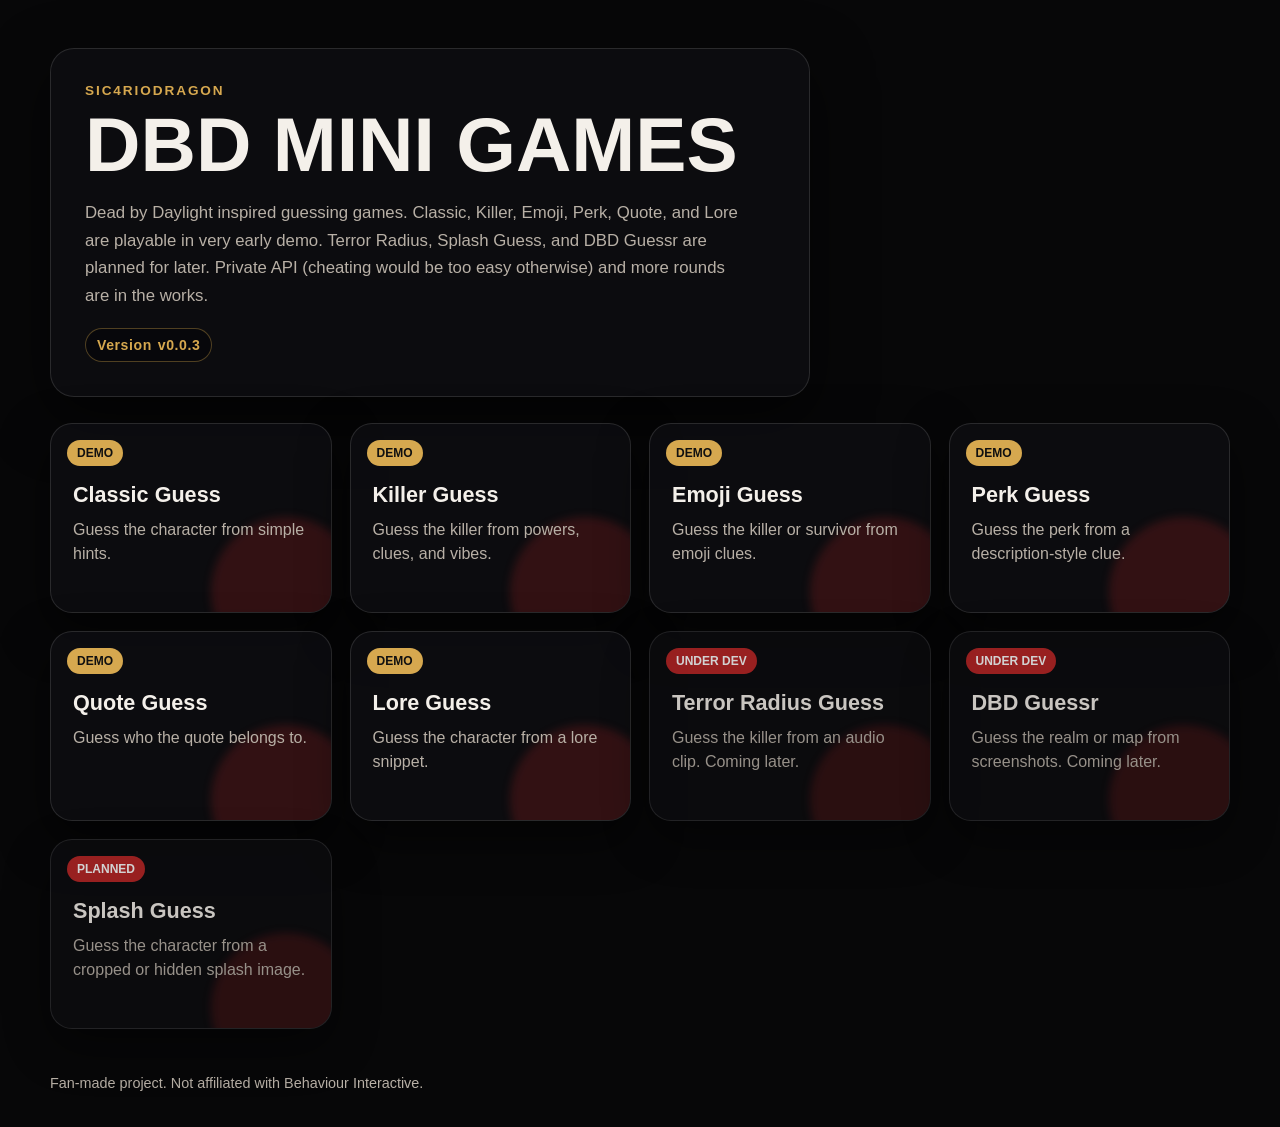
<file: index.html>
<!doctype html>
<html lang="en">
<head>
  <meta charset="UTF-8" />
  <meta name="viewport" content="width=device-width, initial-scale=1.0" />
  <title>DBD Mini Games</title>
  <link rel="stylesheet" href="assets/css/style.css" />
  <link rel="icon" type="image/png" href="https://sic4riodragon.uk/assets/SicarioDragon.png" />
  <link rel="apple-touch-icon" href="https://sic4riodragon.uk/assets/SicarioDragon.png" />
</head>
<body>
  <main class="page-shell">
    <section class="hero">
      <p class="eyebrow">Sic4rioDragon</p>
      <h1>DBD Mini Games</h1>
      <p class="hero-text">
        Dead by Daylight inspired guessing games. Classic, Killer, Emoji, Perk, Quote, and Lore are playable in very early demo.
        Terror Radius, Splash Guess, and DBD Guessr are planned for later.
        Private API (cheating would be too easy otherwise) and more rounds are in the works.
      </p>
      <p class="version-line">
        Version <span id="siteVersion">loading...</span>
      </p>
    </section>

    <section class="game-grid">
      <a class="game-card" href="games/classic/">
        <span class="tag playable">Demo</span>
        <h2>Classic Guess</h2>
        <p>Guess the character from simple hints.</p>
      </a>

      <a class="game-card" href="games/killer/">
        <span class="tag playable">Demo</span>
        <h2>Killer Guess</h2>
        <p>Guess the killer from powers, clues, and vibes.</p>
      </a>

      <a class="game-card" href="games/emoji/">
        <span class="tag playable">Demo</span>
        <h2>Emoji Guess</h2>
        <p>Guess the killer or survivor from emoji clues.</p>
      </a>

      <a class="game-card" href="games/perk/">
        <span class="tag playable">Demo</span>
        <h2>Perk Guess</h2>
        <p>Guess the perk from a description-style clue.</p>
      </a>

      <a class="game-card" href="games/quote/">
        <span class="tag playable">Demo</span>
        <h2>Quote Guess</h2>
        <p>Guess who the quote belongs to.</p>
      </a>

      <a class="game-card" href="games/lore/">
        <span class="tag playable">Demo</span>
        <h2>Lore Guess</h2>
        <p>Guess the character from a lore snippet.</p>
      </a>

      <a class="game-card disabled-card" href="games/terror/">
        <span class="tag dev">Under Dev</span>
        <h2>Terror Radius Guess</h2>
        <p>Guess the killer from an audio clip. Coming later.</p>
      </a>

      <a class="game-card disabled-card" href="games/guessr/">
        <span class="tag dev">Under Dev</span>
        <h2>DBD Guessr</h2>
        <p>Guess the realm or map from screenshots. Coming later.</p>
      </a>

      <a class="game-card disabled-card" href="#">
        <span class="tag dev">Planned</span>
        <h2>Splash Guess</h2>
        <p>Guess the character from a cropped or hidden splash image.</p>
      </a>
    </section>
  </main>

    <footer class="site-footer">
    <span>Fan-made project. Not affiliated with Behaviour Interactive.</span>
  </footer>

  <script src="assets/js/app.js"></script>
</body>
</html>
</file>
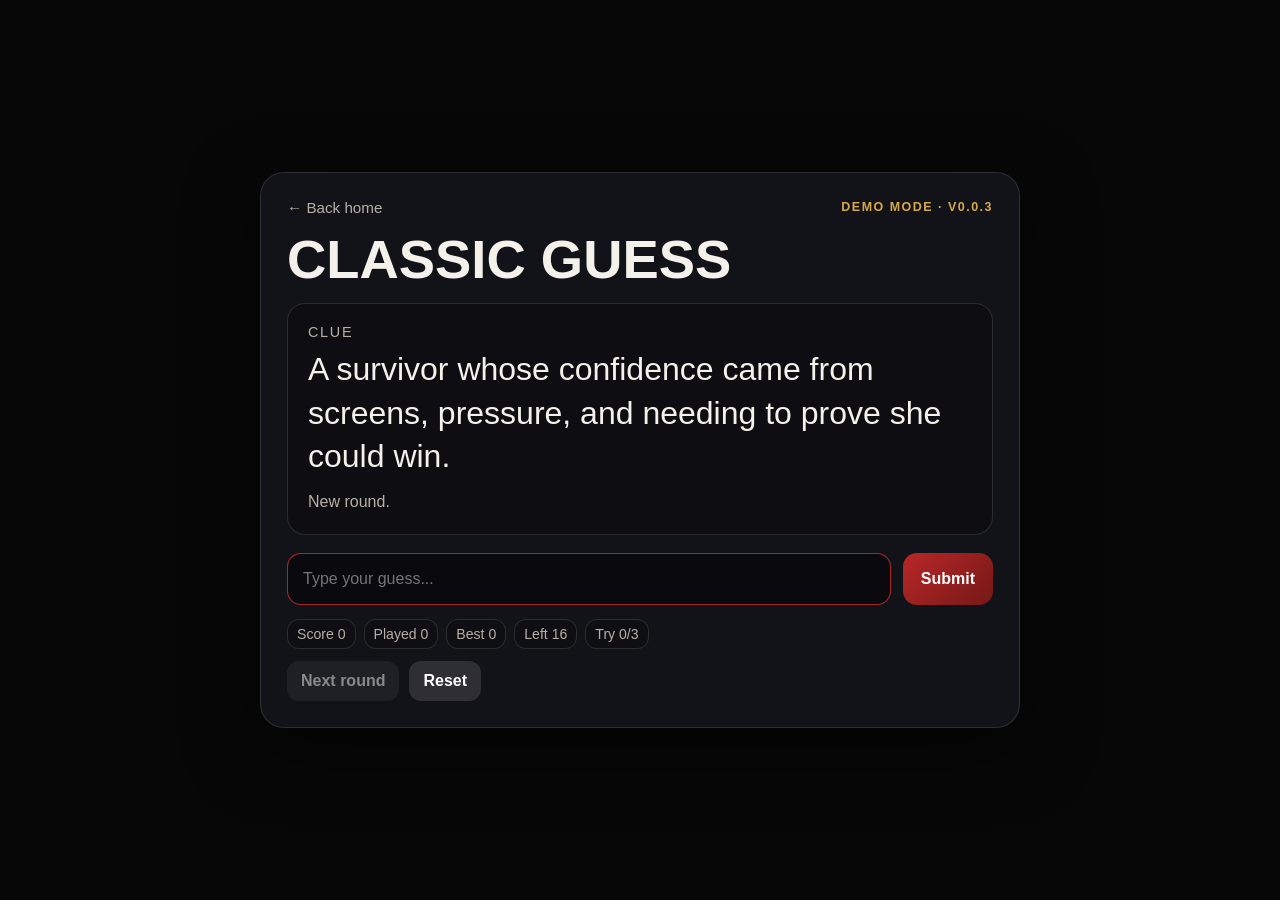
<file: games/classic/index.html>
<!doctype html>
<html lang="en">
<head>
  <meta charset="UTF-8" />
  <meta name="viewport" content="width=device-width, initial-scale=1.0" />
  <title>DBD Mini Games</title>
  <link rel="icon" type="image/png" href="https://sic4riodragon.uk/assets/SicarioDragon.png" />
  <link rel="apple-touch-icon" href="https://sic4riodragon.uk/assets/SicarioDragon.png" />
  <link rel="stylesheet" href="../../assets/css/style.css" />
</head>
<body>
<main
  class="game-page"
  data-game-mode="classic"
  data-rounds-path="../../assets/data/rounds/classic.json"
  data-killers-path="https://deadbydaylight.sic4riodragon.uk/killers.json"
  data-survivors-path="https://deadbydaylight.sic4riodragon.uk/survivors.json"
  data-dbd-assets-base="https://deadbydaylight.sic4riodragon.uk/"
>
    <section class="play-panel compact-panel">
      <div class="top-row">
        <a class="back-link" href="../../">← Back home</a>
        <span class="mode-label">Demo Mode · <span id="siteVersion">v0.0.1</span></span>
      </div>

      <h1 id="modeTitle">Loading...</h1>

      <div class="clue-box compact-clue">
        <p class="clue-title">Clue</p>
        <p class="clue-text" id="clueText">Loading...</p>
        <p class="helper-text" id="helperText"></p>
      </div>

      <div class="answer-row">
        <input class="answer-input" id="answerInput" placeholder="Type your guess..." autocomplete="off" />
        <button id="submitBtn">Submit</button>
      </div>

      <div class="result-box" id="result"></div>

      <div class="score-row compact-score">
        <span class="score-pill" id="scoreText">Score 0</span>
        <span class="score-pill" id="playedText">Played 0</span>
        <span class="score-pill" id="bestText">Best 0</span>
        <span class="score-pill" id="leftText">Left 0</span>
        <span class="score-pill" id="triesText">Try 0/3</span>
      </div>

      <div class="action-row">
        <button class="secondary-btn" id="nextBtn">Next round</button>
        <button class="secondary-btn" id="resetBtn">Reset</button>
      </div>
    </section>
  </main>

  <script src="../../assets/js/app.js"></script>
</body>
</html>
</file>
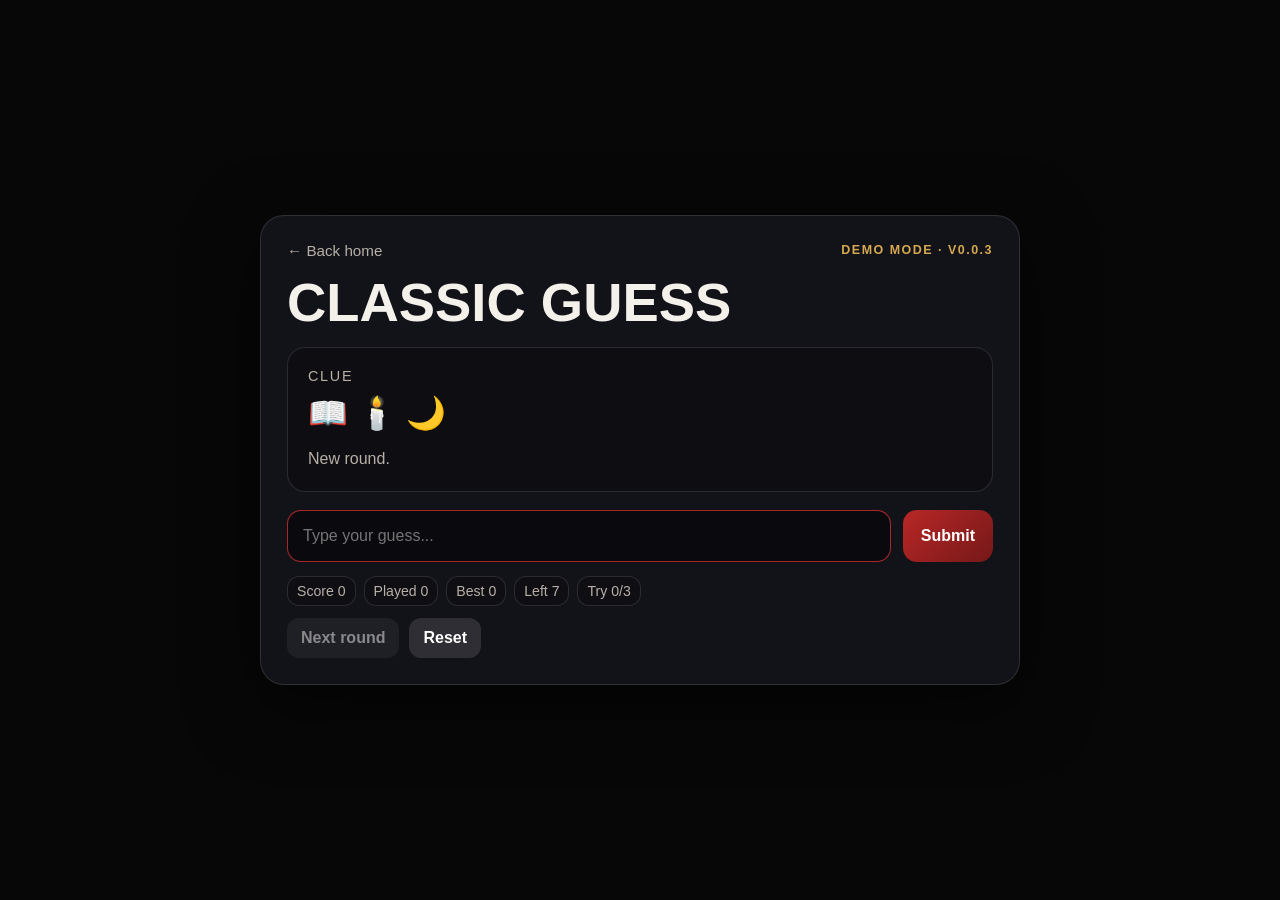
<file: games/emoji/index.html>
<!doctype html>
<html lang="en">
<head>
  <meta charset="UTF-8" />
  <meta name="viewport" content="width=device-width, initial-scale=1.0" />
  <title>DBD Mini Games</title>
  <link rel="icon" type="image/png" href="https://sic4riodragon.uk/assets/SicarioDragon.png" />
  <link rel="apple-touch-icon" href="https://sic4riodragon.uk/assets/SicarioDragon.png" />
  <link rel="stylesheet" href="../../assets/css/style.css" />
</head>
<body>
<main
  class="game-page"
  data-game-mode="classic"
  data-rounds-path="../../assets/data/rounds/emoji.json"
  data-killers-path="https://deadbydaylight.sic4riodragon.uk/killers.json"
  data-survivors-path="https://deadbydaylight.sic4riodragon.uk/survivors.json"
  data-dbd-assets-base="https://deadbydaylight.sic4riodragon.uk/"
>
    <section class="play-panel compact-panel">
      <div class="top-row">
        <a class="back-link" href="../../">← Back home</a>
        <span class="mode-label">Demo Mode · <span id="siteVersion">v0.0.1</span></span>
      </div>

      <h1 id="modeTitle">Loading...</h1>

      <div class="clue-box compact-clue">
        <p class="clue-title">Clue</p>
        <p class="clue-text" id="clueText">Loading...</p>
        <p class="helper-text" id="helperText"></p>
      </div>

      <div class="answer-row">
        <input class="answer-input" id="answerInput" placeholder="Type your guess..." autocomplete="off" />
        <button id="submitBtn">Submit</button>
      </div>

      <div class="result-box" id="result"></div>

      <div class="score-row compact-score">
        <span class="score-pill" id="scoreText">Score 0</span>
        <span class="score-pill" id="playedText">Played 0</span>
        <span class="score-pill" id="bestText">Best 0</span>
        <span class="score-pill" id="leftText">Left 0</span>
        <span class="score-pill" id="triesText">Try 0/3</span>
      </div>

      <div class="action-row">
        <button class="secondary-btn" id="nextBtn">Next round</button>
        <button class="secondary-btn" id="resetBtn">Reset</button>
      </div>
    </section>
  </main>

  <script src="../../assets/js/app.js"></script>
</body>
</html>
</file>
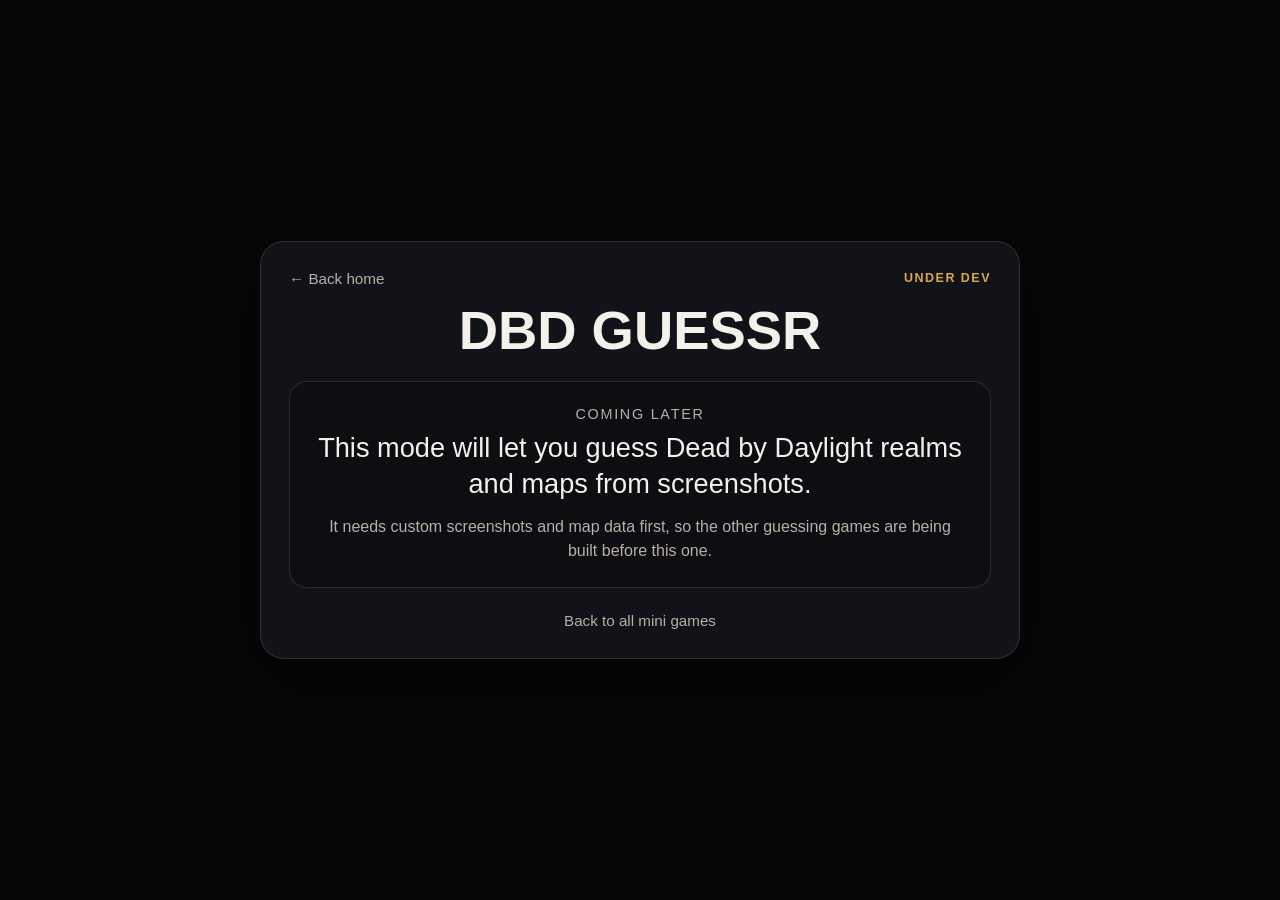
<file: games/guessr/index.html>
<!doctype html>
<html lang="en">
<head>
  <meta charset="UTF-8" />
  <meta name="viewport" content="width=device-width, initial-scale=1.0" />
  <title>DBD Guessr - DBD Mini Games</title>
  <link rel="stylesheet" href="../../assets/css/style.css" />
  <link rel="icon" type="image/png" href="https://sic4riodragon.uk/assets/SicarioDragon.png" />
  <link rel="apple-touch-icon" href="https://sic4riodragon.uk/assets/SicarioDragon.png" />
</head>
<body>
  <main class="game-page">
    <section class="play-panel under-dev">
      <div class="top-row">
        <a class="back-link" href="../../">← Back home</a>
        <span class="mode-label">Under Dev</span>
      </div>

      <h1>DBD Guessr</h1>

      <div class="clue-box">
        <p class="clue-title">Coming later</p>
        <p class="clue-text">
          This mode will let you guess Dead by Daylight realms and maps from screenshots.
        </p>
        <p class="helper-text">
          It needs custom screenshots and map data first, so the other guessing games are being built before this one.
        </p>
      </div>

      <a class="back-link" href="../../">Back to all mini games</a>
    </section>
  </main>
</body>
</html>
</file>
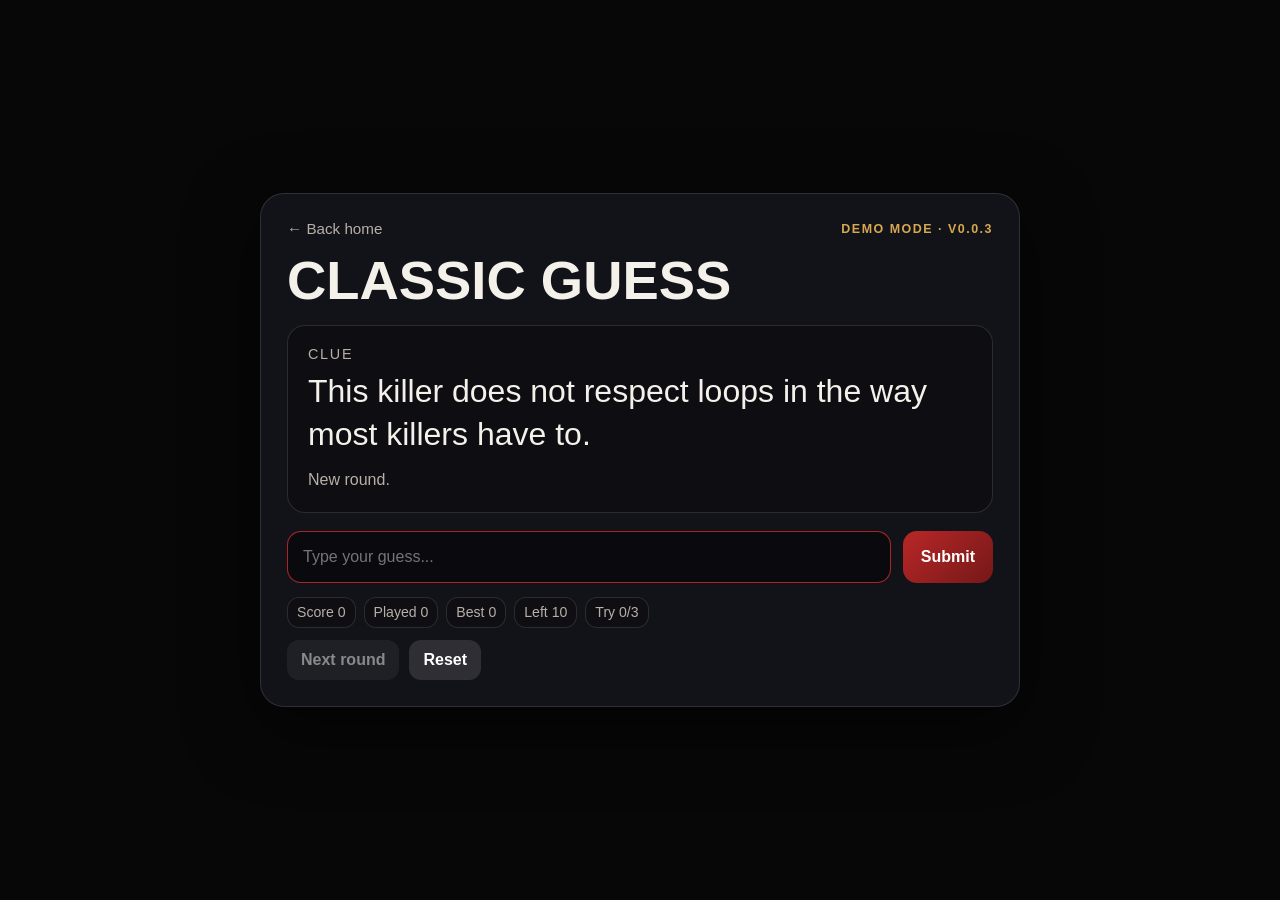
<file: games/killer/index.html>
<!doctype html>
<html lang="en">
<head>
  <meta charset="UTF-8" />
  <meta name="viewport" content="width=device-width, initial-scale=1.0" />
  <title>DBD Mini Games</title>
  <link rel="icon" type="image/png" href="https://sic4riodragon.uk/assets/SicarioDragon.png" />
  <link rel="apple-touch-icon" href="https://sic4riodragon.uk/assets/SicarioDragon.png" />
  <link rel="stylesheet" href="../../assets/css/style.css" />
</head>
<body>
<main
  class="game-page"
  data-game-mode="classic"
  data-rounds-path="../../assets/data/rounds/killer.json"
  data-killers-path="https://deadbydaylight.sic4riodragon.uk/killers.json"
  data-survivors-path="https://deadbydaylight.sic4riodragon.uk/survivors.json"
  data-dbd-assets-base="https://deadbydaylight.sic4riodragon.uk/"
>
    <section class="play-panel compact-panel">
      <div class="top-row">
        <a class="back-link" href="../../">← Back home</a>
        <span class="mode-label">Demo Mode · <span id="siteVersion">v0.0.1</span></span>
      </div>

      <h1 id="modeTitle">Loading...</h1>

      <div class="clue-box compact-clue">
        <p class="clue-title">Clue</p>
        <p class="clue-text" id="clueText">Loading...</p>
        <p class="helper-text" id="helperText"></p>
      </div>

      <div class="answer-row">
        <input class="answer-input" id="answerInput" placeholder="Type your guess..." autocomplete="off" />
        <button id="submitBtn">Submit</button>
      </div>

      <div class="result-box" id="result"></div>

      <div class="score-row compact-score">
        <span class="score-pill" id="scoreText">Score 0</span>
        <span class="score-pill" id="playedText">Played 0</span>
        <span class="score-pill" id="bestText">Best 0</span>
        <span class="score-pill" id="leftText">Left 0</span>
        <span class="score-pill" id="triesText">Try 0/3</span>
      </div>

      <div class="action-row">
        <button class="secondary-btn" id="nextBtn">Next round</button>
        <button class="secondary-btn" id="resetBtn">Reset</button>
      </div>
    </section>
  </main>

  <script src="../../assets/js/app.js"></script>
</body>
</html>
</file>
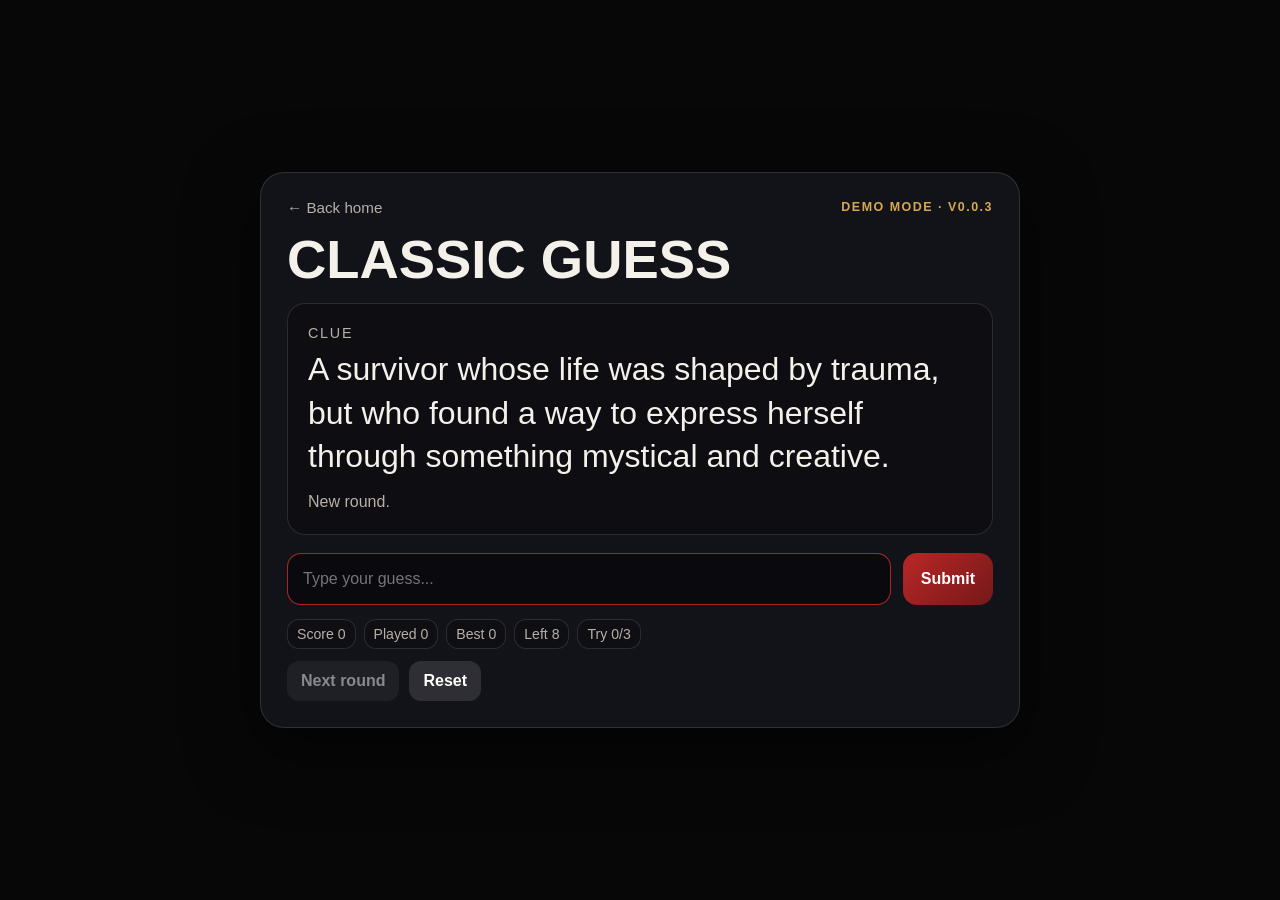
<file: games/lore/index.html>
<!doctype html>
<html lang="en">
<head>
  <meta charset="UTF-8" />
  <meta name="viewport" content="width=device-width, initial-scale=1.0" />
  <title>DBD Mini Games</title>
  <link rel="icon" type="image/png" href="https://sic4riodragon.uk/assets/SicarioDragon.png" />
  <link rel="apple-touch-icon" href="https://sic4riodragon.uk/assets/SicarioDragon.png" />
  <link rel="stylesheet" href="../../assets/css/style.css" />
</head>
<body>
<main
  class="game-page"
  data-game-mode="classic"
  data-rounds-path="../../assets/data/rounds/lore.json"
  data-killers-path="https://deadbydaylight.sic4riodragon.uk/killers.json"
  data-survivors-path="https://deadbydaylight.sic4riodragon.uk/survivors.json"
  data-dbd-assets-base="https://deadbydaylight.sic4riodragon.uk/"
>
    <section class="play-panel compact-panel">
      <div class="top-row">
        <a class="back-link" href="../../">← Back home</a>
        <span class="mode-label">Demo Mode · <span id="siteVersion">v0.0.1</span></span>
      </div>

      <h1 id="modeTitle">Loading...</h1>

      <div class="clue-box compact-clue">
        <p class="clue-title">Clue</p>
        <p class="clue-text" id="clueText">Loading...</p>
        <p class="helper-text" id="helperText"></p>
      </div>

      <div class="answer-row">
        <input class="answer-input" id="answerInput" placeholder="Type your guess..." autocomplete="off" />
        <button id="submitBtn">Submit</button>
      </div>

      <div class="result-box" id="result"></div>

      <div class="score-row compact-score">
        <span class="score-pill" id="scoreText">Score 0</span>
        <span class="score-pill" id="playedText">Played 0</span>
        <span class="score-pill" id="bestText">Best 0</span>
        <span class="score-pill" id="leftText">Left 0</span>
        <span class="score-pill" id="triesText">Try 0/3</span>
      </div>

      <div class="action-row">
        <button class="secondary-btn" id="nextBtn">Next round</button>
        <button class="secondary-btn" id="resetBtn">Reset</button>
      </div>
    </section>
  </main>

  <script src="../../assets/js/app.js"></script>
</body>
</html>
</file>
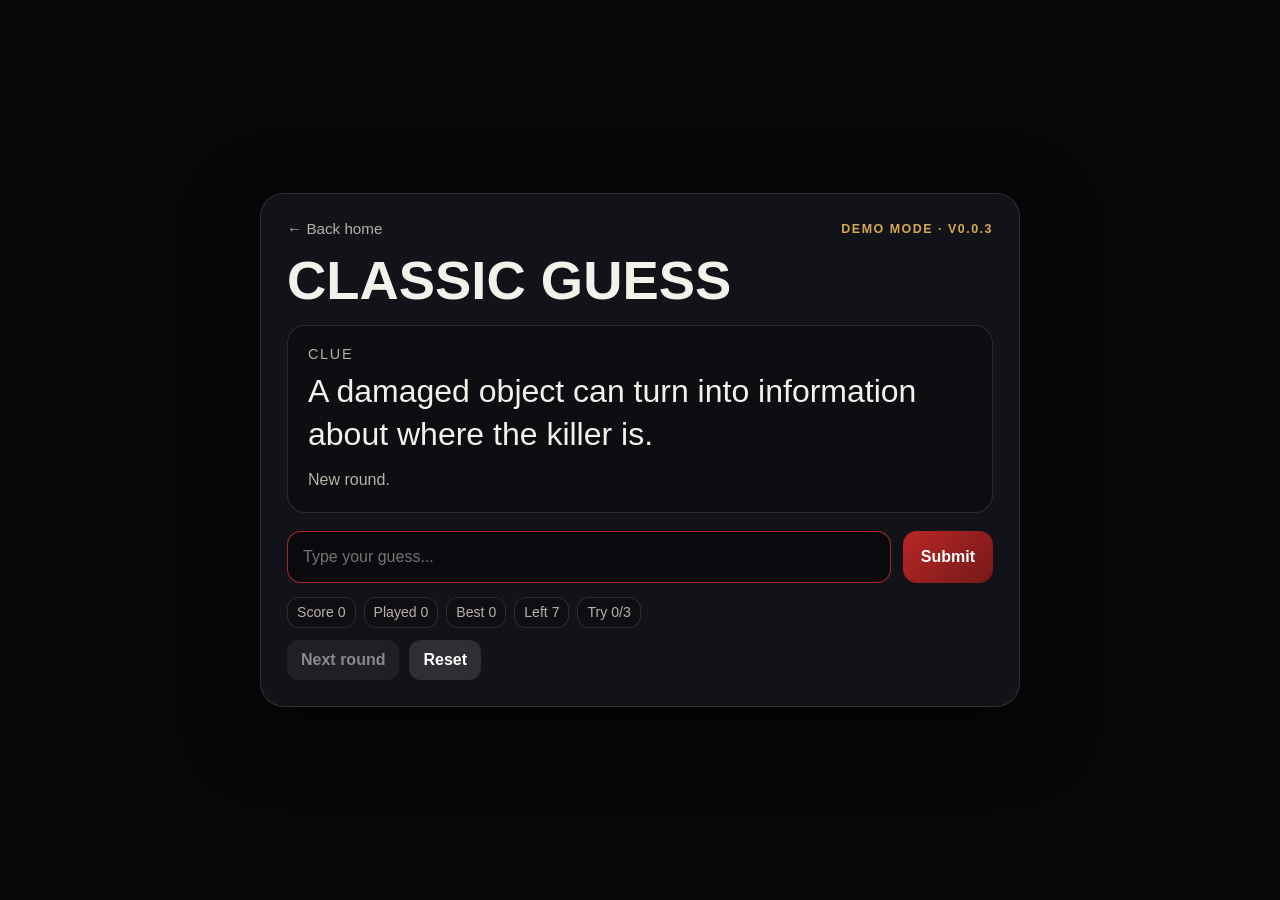
<file: games/perk/index.html>
<!doctype html>
<html lang="en">
<head>
  <meta charset="UTF-8" />
  <meta name="viewport" content="width=device-width, initial-scale=1.0" />
  <title>DBD Mini Games</title>
  <link rel="icon" type="image/png" href="https://sic4riodragon.uk/assets/SicarioDragon.png" />
  <link rel="apple-touch-icon" href="https://sic4riodragon.uk/assets/SicarioDragon.png" />
  <link rel="stylesheet" href="../../assets/css/style.css" />
</head>
<body>
<main
  class="game-page"
  data-game-mode="classic"
  data-rounds-path="../../assets/data/rounds/perk.json"
  data-killers-path="https://deadbydaylight.sic4riodragon.uk/killers.json"
  data-survivors-path="https://deadbydaylight.sic4riodragon.uk/survivors.json"
  data-dbd-assets-base="https://deadbydaylight.sic4riodragon.uk/"
>
    <section class="play-panel compact-panel">
      <div class="top-row">
        <a class="back-link" href="../../">← Back home</a>
        <span class="mode-label">Demo Mode · <span id="siteVersion">v0.0.1</span></span>
      </div>

      <h1 id="modeTitle">Loading...</h1>

      <div class="clue-box compact-clue">
        <p class="clue-title">Clue</p>
        <p class="clue-text" id="clueText">Loading...</p>
        <p class="helper-text" id="helperText"></p>
      </div>

      <div class="answer-row">
        <input class="answer-input" id="answerInput" placeholder="Type your guess..." autocomplete="off" />
        <button id="submitBtn">Submit</button>
      </div>

      <div class="result-box" id="result"></div>

      <div class="score-row compact-score">
        <span class="score-pill" id="scoreText">Score 0</span>
        <span class="score-pill" id="playedText">Played 0</span>
        <span class="score-pill" id="bestText">Best 0</span>
        <span class="score-pill" id="leftText">Left 0</span>
        <span class="score-pill" id="triesText">Try 0/3</span>
      </div>

      <div class="action-row">
        <button class="secondary-btn" id="nextBtn">Next round</button>
        <button class="secondary-btn" id="resetBtn">Reset</button>
      </div>
    </section>
  </main>

  <script src="../../assets/js/app.js"></script>
</body>
</html>
</file>
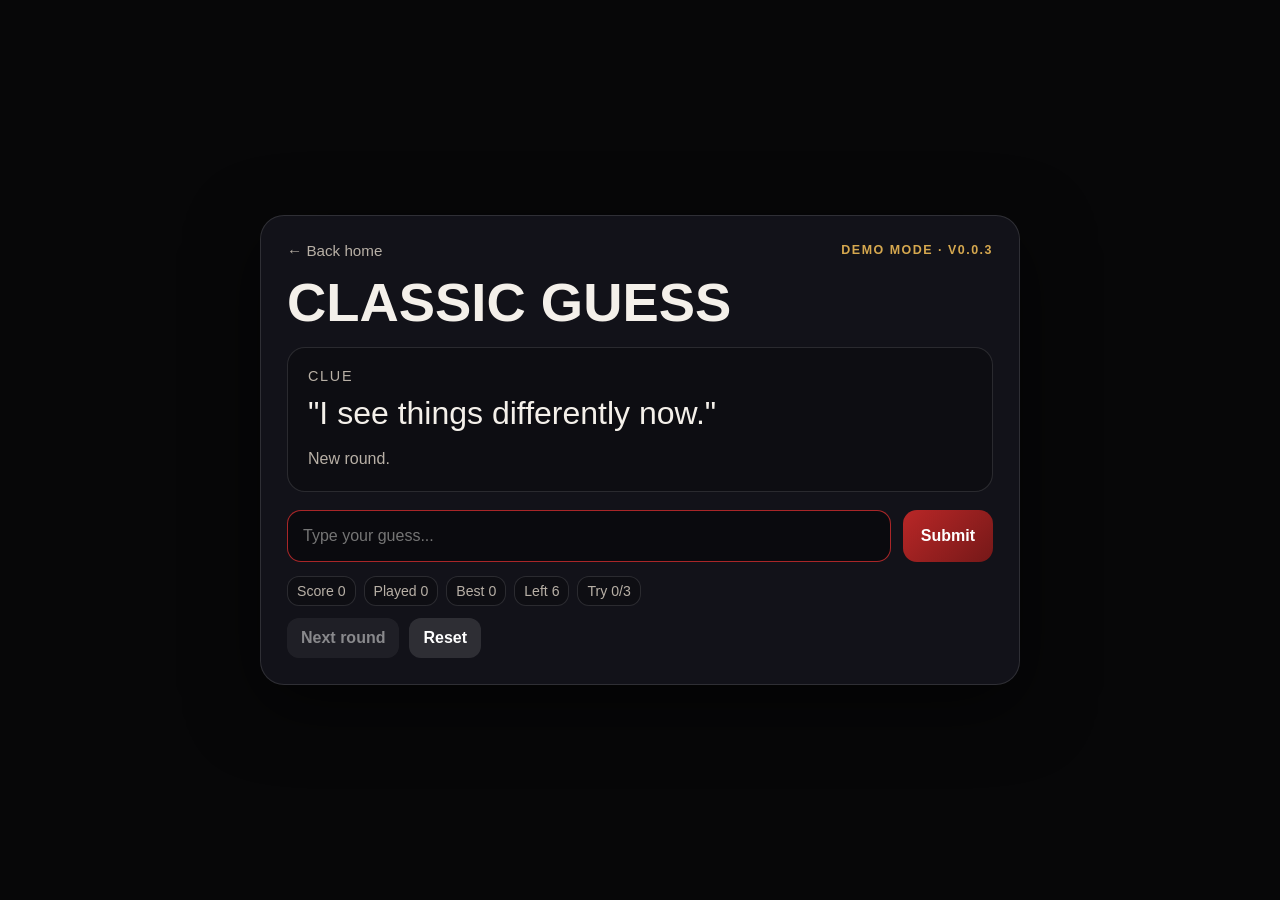
<file: games/quote/index.html>
<!doctype html>
<html lang="en">
<head>
  <meta charset="UTF-8" />
  <meta name="viewport" content="width=device-width, initial-scale=1.0" />
  <title>DBD Mini Games</title>
  <link rel="icon" type="image/png" href="https://sic4riodragon.uk/assets/SicarioDragon.png" />
  <link rel="apple-touch-icon" href="https://sic4riodragon.uk/assets/SicarioDragon.png" />
  <link rel="stylesheet" href="../../assets/css/style.css" />
</head>
<body>
<main
  class="game-page"
  data-game-mode="classic"
  data-rounds-path="../../assets/data/rounds/quote.json"
  data-killers-path="https://deadbydaylight.sic4riodragon.uk/killers.json"
  data-survivors-path="https://deadbydaylight.sic4riodragon.uk/survivors.json"
  data-dbd-assets-base="https://deadbydaylight.sic4riodragon.uk/"
>
    <section class="play-panel compact-panel">
      <div class="top-row">
        <a class="back-link" href="../../">← Back home</a>
        <span class="mode-label">Demo Mode · <span id="siteVersion">v0.0.1</span></span>
      </div>

      <h1 id="modeTitle">Loading...</h1>

      <div class="clue-box compact-clue">
        <p class="clue-title">Clue</p>
        <p class="clue-text" id="clueText">Loading...</p>
        <p class="helper-text" id="helperText"></p>
      </div>

      <div class="answer-row">
        <input class="answer-input" id="answerInput" placeholder="Type your guess..." autocomplete="off" />
        <button id="submitBtn">Submit</button>
      </div>

      <div class="result-box" id="result"></div>

      <div class="score-row compact-score">
        <span class="score-pill" id="scoreText">Score 0</span>
        <span class="score-pill" id="playedText">Played 0</span>
        <span class="score-pill" id="bestText">Best 0</span>
        <span class="score-pill" id="leftText">Left 0</span>
        <span class="score-pill" id="triesText">Try 0/3</span>
      </div>

      <div class="action-row">
        <button class="secondary-btn" id="nextBtn">Next round</button>
        <button class="secondary-btn" id="resetBtn">Reset</button>
      </div>
    </section>
  </main>

  <script src="../../assets/js/app.js"></script>
</body>
</html>
</file>
<file: assets/css/style.css>
:root {
  --bg: #070708;
  --panel: rgba(14, 14, 18, 0.82);
  --panel-strong: rgba(20, 20, 27, 0.94);
  --text: #f4f0ea;
  --muted: #b8b0a6;
  --red: #b92727;
  --red-bright: #ff3737;
  --gold: #d6a84f;
  --border: rgba(255, 255, 255, 0.12);
  --shadow: rgba(0, 0, 0, 0.55);
}

* {
  box-sizing: border-box;
}

* {
  scrollbar-color: rgba(214, 168, 79, 0.6) rgba(0, 0, 0, 0.35);
}

::-webkit-scrollbar {
  width: 12px;
}

::-webkit-scrollbar-track {
  background: rgba(0, 0, 0, 0.45);
}

::-webkit-scrollbar-thumb {
  background: rgba(214, 168, 79, 0.55);
  border: 3px solid rgba(0, 0, 0, 0.45);
  border-radius: 999px;
}

::-webkit-scrollbar-thumb:hover {
  background: rgba(214, 168, 79, 0.8);
}

html {
  min-height: 100%;
  background: #070708;
}

body {
  min-height: 100vh;
  margin: 0;
  color: var(--text);
  font-family: Arial, Helvetica, sans-serif;
  background: #070708;
}

body::before {
  content: "";
  position: fixed;
  inset: 0;
  z-index: -2;
  background:
    linear-gradient(rgba(0, 0, 0, 0.68), rgba(0, 0, 0, 0.86)),
    url("https://sic4riodragon.uk/assets/general.png") center center / cover no-repeat;
}

body::after {
  content: "";
  position: fixed;
  inset: 0;
  z-index: -1;
  pointer-events: none;
  background:
    radial-gradient(circle at top left, rgba(185, 39, 39, 0.18), transparent 34%),
    radial-gradient(circle at bottom right, rgba(214, 168, 79, 0.10), transparent 30%);
}

a {
  color: inherit;
}

.page-shell {
  width: min(1180px, calc(100% - 32px));
  margin: 0 auto;
  padding: 48px 0 28px;
}

.hero {
  max-width: 760px;
  padding: 34px;
  border: 1px solid var(--border);
  border-radius: 24px;
  background: var(--panel);
  box-shadow: 0 20px 60px var(--shadow);
  backdrop-filter: blur(10px);
}

.eyebrow {
  margin: 0 0 10px;
  color: var(--gold);
  font-size: 0.85rem;
  font-weight: 700;
  letter-spacing: 0.14em;
  text-transform: uppercase;
}

h1 {
  margin: 0;
  font-size: clamp(2.4rem, 6vw, 5rem);
  line-height: 0.95;
  text-transform: uppercase;
}

.hero-text {
  max-width: 660px;
  margin: 18px 0 0;
  color: var(--muted);
  font-size: 1.05rem;
  line-height: 1.65;
}

.game-grid {
  display: grid;
  grid-template-columns: repeat(auto-fit, minmax(230px, 1fr));
  gap: 18px;
  margin-top: 26px;
}

.game-card {
  position: relative;
  min-height: 190px;
  padding: 22px;
  overflow: hidden;
  text-decoration: none;
  border: 1px solid var(--border);
  border-radius: 22px;
  background: var(--panel);
  box-shadow: 0 18px 48px var(--shadow);
  transition: transform 160ms ease, border-color 160ms ease, background 160ms ease;
}

.game-card::before {
  content: "";
  position: absolute;
  inset: auto -30px -55px auto;
  width: 150px;
  height: 150px;
  border-radius: 999px;
  background: rgba(185, 39, 39, 0.22);
  filter: blur(4px);
}

.game-card:hover {
  transform: translateY(-4px);
  border-color: rgba(255, 55, 55, 0.5);
  background: var(--panel-strong);
}

.game-card h2 {
  position: relative;
  margin: 36px 0 10px;
  font-size: 1.35rem;
}

.game-card p {
  position: relative;
  margin: 0;
  color: var(--muted);
  line-height: 1.5;
}

.tag {
  position: absolute;
  top: 16px;
  left: 16px;
  padding: 6px 10px;
  border-radius: 999px;
  font-size: 0.75rem;
  font-weight: 700;
  text-transform: uppercase;
}

.playable {
  color: #101010;
  background: var(--gold);
}

.dev {
  color: white;
  background: var(--red);
}

.disabled-card {
  opacity: 0.82;
}

.site-footer {
  width: min(1180px, calc(100% - 32px));
  margin: 0 auto;
  padding: 18px 0 36px;
  color: var(--muted);
  font-size: 0.9rem;
}

.game-page {
  min-height: 100vh;
  display: grid;
  place-items: center;
  padding: 32px 16px;
}

.play-panel {
  width: min(760px, 100%);
  padding: 28px;
  border: 1px solid var(--border);
  border-radius: 24px;
  background: var(--panel-strong);
  box-shadow: 0 20px 70px var(--shadow);
  backdrop-filter: blur(10px);
}

.top-row {
  display: flex;
  align-items: center;
  justify-content: space-between;
  gap: 16px;
  margin-bottom: 18px;
}

.back-link {
  color: var(--muted);
  font-size: 0.95rem;
  text-decoration: none;
}

.back-link:hover {
  color: var(--text);
}

.mode-label {
  color: var(--gold);
  font-size: 0.78rem;
  font-weight: 800;
  letter-spacing: 0.12em;
  text-transform: uppercase;
}

.play-panel h1 {
  font-size: clamp(2rem, 5vw, 3.4rem);
}

.clue-box {
  margin: 24px 0;
  padding: 24px;
  border: 1px solid var(--border);
  border-radius: 18px;
  background: rgba(0, 0, 0, 0.26);
}

.clue-title {
  margin: 0 0 8px;
  color: var(--muted);
  font-size: 0.9rem;
  text-transform: uppercase;
  letter-spacing: 0.12em;
}

.clue-text {
  margin: 0;
  font-size: clamp(1.35rem, 4vw, 2.2rem);
  line-height: 1.35;
}

.helper-text {
  margin: 12px 0 0;
  color: var(--muted);
  line-height: 1.5;
}

.answer-row {
  display: flex;
  gap: 12px;
  margin-top: 18px;
}

.answer-input {
  flex: 1;
  min-width: 0;
  padding: 14px 15px;
  color: var(--text);
  border: 1px solid var(--border);
  border-radius: 14px;
  background: rgba(0, 0, 0, 0.42);
  font-size: 1rem;
  outline: none;
}

.answer-input:focus {
  border-color: rgba(255, 55, 55, 0.65);
}

button {
  cursor: pointer;
  padding: 14px 18px;
  color: white;
  border: 0;
  border-radius: 14px;
  background: linear-gradient(135deg, var(--red), #751818);
  font-size: 1rem;
  font-weight: 800;
}

button:hover {
  filter: brightness(1.12);
}

.secondary-btn {
  background: rgba(255, 255, 255, 0.12);
}

.result-box {
  display: none;
  margin-top: 18px;
  padding: 16px;
  border-radius: 14px;
  background: rgba(255, 255, 255, 0.08);
  line-height: 1.5;
}

.result-box[data-state="correct"] {
  border: 1px solid rgba(98, 220, 127, 0.45);
  background: rgba(98, 220, 127, 0.10);
}

.result-box[data-state="wrong"] {
  border: 1px solid rgba(255, 55, 55, 0.45);
  background: rgba(255, 55, 55, 0.10);
}

.result-box.show {
  display: block;
}

.score-row {
  display: flex;
  gap: 10px;
  flex-wrap: wrap;
  margin-top: 18px;
  color: var(--muted);
}

.score-pill {
  padding: 8px 11px;
  border: 1px solid var(--border);
  border-radius: 999px;
  background: rgba(0, 0, 0, 0.22);
}

.under-dev {
  text-align: center;
}

.under-dev .clue-text {
  font-size: clamp(1.2rem, 4vw, 1.7rem);
}

@media (max-width: 640px) {
  .page-shell {
    width: min(100% - 22px, 1180px);
    padding-top: 24px;
  }

  .hero,
  .play-panel {
    padding: 22px;
  }

  .answer-row {
    flex-direction: column;
  }

  button {
    width: 100%;
  }
}

button:disabled {
  cursor: not-allowed;
  opacity: 0.55;
  filter: grayscale(0.35);
}

.result-box[data-state="correct"] {
  border: 1px solid rgba(98, 220, 127, 0.45);
  background: rgba(98, 220, 127, 0.10);
}

.result-box[data-state="wrong"] {
  border: 1px solid rgba(255, 55, 55, 0.45);
  background: rgba(255, 55, 55, 0.10);
}

.result-box[data-state="warning"] {
  border: 1px solid rgba(214, 168, 79, 0.55);
  background: rgba(214, 168, 79, 0.10);
}
.compact-panel {
  width: min(760px, 100%);
  padding: 26px;
}

.compact-clue {
  margin: 18px 0;
  padding: 20px;
}

.compact-clue .clue-text {
  font-size: clamp(1.3rem, 3.4vw, 2rem);
}

.compact-score {
  gap: 8px;
  margin-top: 14px;
}

.compact-score .score-pill {
  padding: 6px 9px;
  font-size: 0.9rem;
  border-radius: 12px;
}

.action-row {
  display: flex;
  gap: 10px;
  margin-top: 12px;
}

.action-row button {
  padding: 10px 14px;
  border-radius: 12px;
}

.character-reveal {
  display: flex;
  align-items: center;
  gap: 14px;
  margin-top: 16px;
  padding: 12px;
  border: 1px solid rgba(214, 168, 79, 0.35);
  border-radius: 16px;
  background: rgba(214, 168, 79, 0.08);
}

.character-reveal[hidden] {
  display: none;
}

.character-reveal img {
  width: 86px;
  height: 86px;
  object-fit: contain;
  border-radius: 12px;
  background: rgba(0, 0, 0, 0.35);
}

.reveal-label {
  margin: 0 0 4px;
  color: var(--muted);
  font-size: 0.78rem;
  font-weight: 800;
  letter-spacing: 0.12em;
  text-transform: uppercase;
}

.reveal-name {
  margin: 0;
  font-size: 1.35rem;
  font-weight: 900;
}

.result-box[data-state="warning"] {
  border: 1px solid rgba(214, 168, 79, 0.55);
  background: rgba(214, 168, 79, 0.10);
}

@media (max-width: 640px) {
  .action-row {
    flex-direction: column;
  }

  .compact-score .score-pill {
    font-size: 0.82rem;
  }

  .character-reveal {
    align-items: flex-start;
  }

  .character-reveal img {
    width: 72px;
    height: 72px;
  }
}
/* final game-page polish */

.game-page {
  min-height: 100vh;
  display: grid;
  place-items: center;
  padding: 28px 16px;
}

.compact-panel {
  width: min(760px, 100%);
  padding: 26px;
}

.compact-clue {
  margin: 18px 0;
  padding: 20px;
}

.compact-clue .clue-text {
  font-size: clamp(1.25rem, 3.2vw, 2rem);
}

.helper-text:empty {
  display: none;
}

.answer-row {
  align-items: stretch;
}

.answer-input {
  min-height: 52px;
}

.score-row.compact-score {
  gap: 8px;
  margin-top: 14px;
}

.compact-score .score-pill {
  padding: 6px 9px;
  font-size: 0.88rem;
  border-radius: 12px;
  line-height: 1.15;
}

.action-row {
  display: flex;
  gap: 10px;
  margin-top: 12px;
}

.action-row button {
  width: auto;
  min-height: 40px;
  padding: 10px 14px;
  border-radius: 12px;
}

button:disabled {
  cursor: not-allowed;
  opacity: 0.5;
  filter: grayscale(0.35);
}

.result-box[data-state="correct"] {
  border: 1px solid rgba(98, 220, 127, 0.45);
  background: rgba(98, 220, 127, 0.10);
}

.result-box[data-state="wrong"] {
  border: 1px solid rgba(255, 55, 55, 0.45);
  background: rgba(255, 55, 55, 0.10);
}

.result-box[data-state="warning"] {
  border: 1px solid rgba(214, 168, 79, 0.55);
  background: rgba(214, 168, 79, 0.10);
}

.character-reveal {
  display: flex;
  align-items: center;
  gap: 14px;
  margin-top: 16px;
  padding: 12px;
  border: 1px solid rgba(214, 168, 79, 0.35);
  border-radius: 16px;
  background: rgba(214, 168, 79, 0.08);
}

.character-reveal[hidden] {
  display: none;
}

.character-reveal img {
  width: 86px;
  height: 86px;
  object-fit: contain;
  border-radius: 12px;
  background: rgba(0, 0, 0, 0.35);
}

.reveal-label {
  margin: 0 0 4px;
  color: var(--muted);
  font-size: 0.78rem;
  font-weight: 800;
  letter-spacing: 0.12em;
  text-transform: uppercase;
}

.reveal-name {
  margin: 0;
  font-size: 1.35rem;
  font-weight: 900;
}

@media (max-width: 640px) {
  .compact-panel {
    padding: 22px;
  }

  .action-row {
    flex-direction: column;
  }

  .action-row button {
    width: 100%;
  }

  .compact-score .score-pill {
    font-size: 0.82rem;
  }

  .character-reveal {
    align-items: flex-start;
  }

  .character-reveal img {
    width: 72px;
    height: 72px;
  }
}
.version-line {
  display: inline-flex;
  gap: 6px;
  margin: 18px 0 0;
  padding: 8px 11px;
  color: var(--gold);
  border: 1px solid rgba(214, 168, 79, 0.35);
  border-radius: 999px;
  background: rgba(0, 0, 0, 0.28);
  font-size: 0.88rem;
  font-weight: 800;
  letter-spacing: 0.04em;
}
.result-box {
  align-items: center;
  gap: 12px;
}

.result-box.show {
  display: flex;
}

.result-portrait {
  width: 58px;
  height: 58px;
  flex: 0 0 auto;
  object-fit: contain;
  border-radius: 10px;
  background: rgba(0, 0, 0, 0.35);
}

@media (max-width: 640px) {
  .result-box.show {
    align-items: flex-start;
  }

  .result-portrait {
    width: 48px;
    height: 48px;
  }
}
</file>
